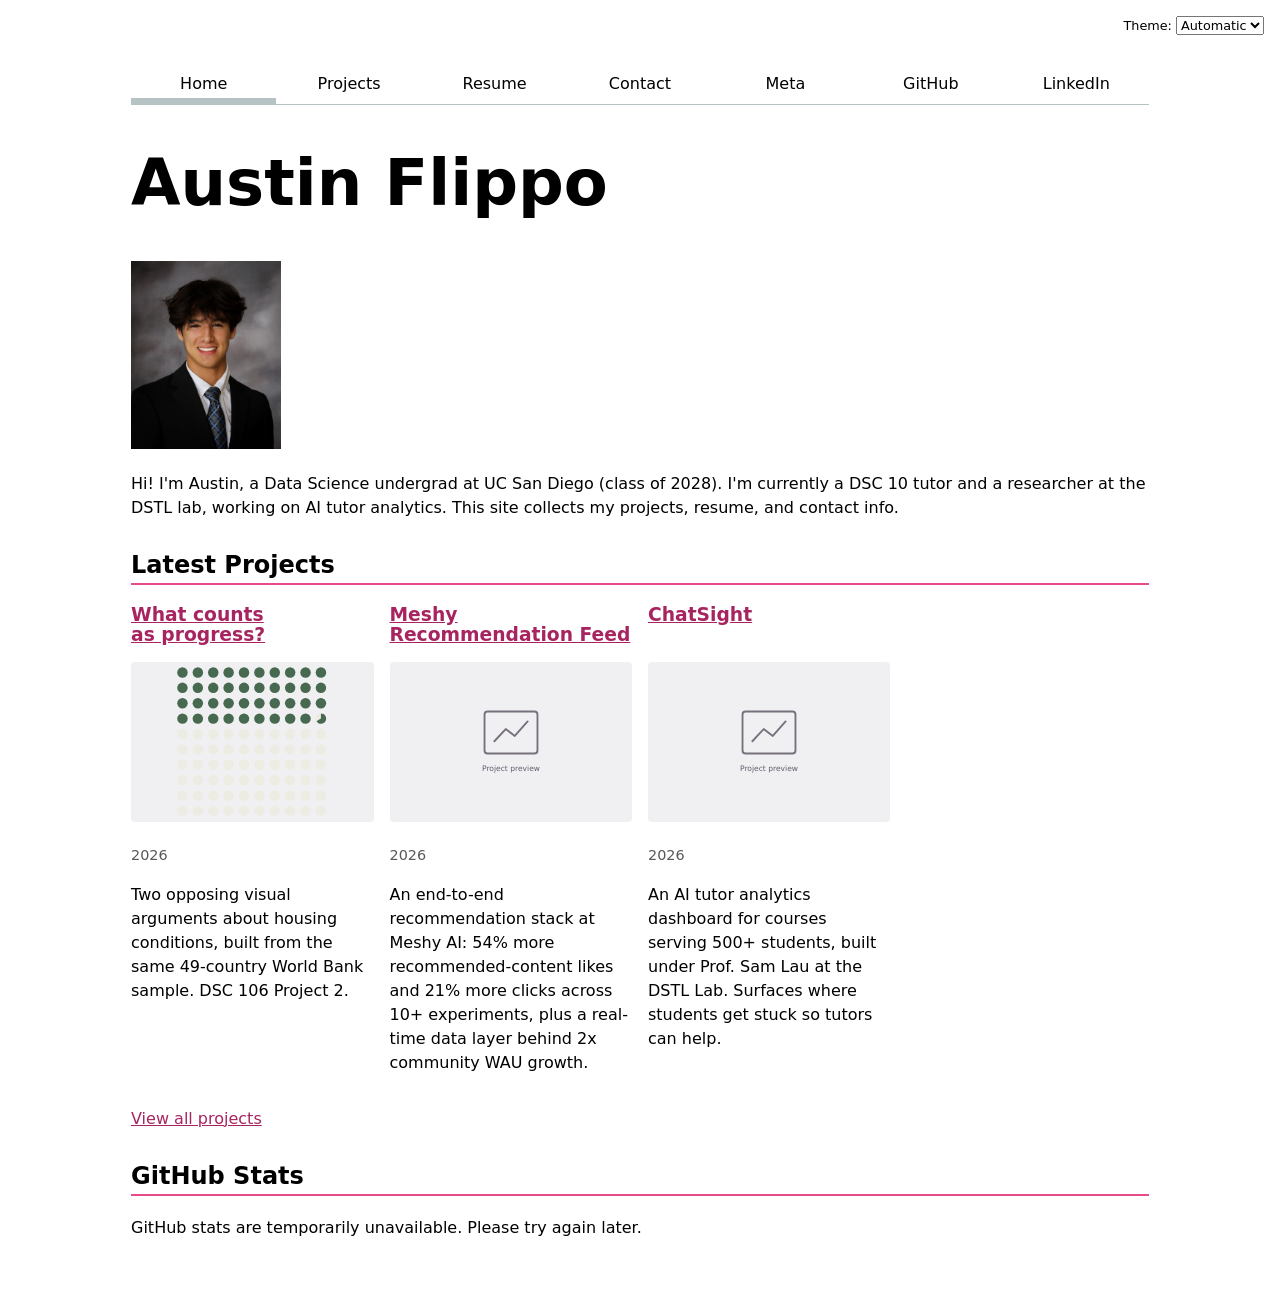
<file: index.html>
<!DOCTYPE html>
<html lang="en">
<head>
  <meta charset="UTF-8">
  <!-- Makes the page scale correctly on phones -->
  <meta name="viewport" content="width=device-width, initial-scale=1.0">
  <title>Austin Flippo: Personal site and portfolio</title>
  <!-- One shared stylesheet for every page -->
  <link rel="stylesheet" href="style.css">
  <script src="global.js" type="module"></script>
  <script src="index.js" type="module"></script>
</head>
<body>
  <noscript><p>Enable JavaScript for navigation, themes, and project listings. <a href="index.html">Home</a> · <a href="projects/index.html">Projects</a> · <a href="contact/index.html">Contact</a></p></noscript>
  <h1>Austin Flippo</h1>

  <!-- Photo lives in images/, alt text describes it for screen readers -->
  <img src="images/profile.jpg" alt="Portrait of Austin Flippo" width="150">

  <p>
    Hi! I'm Austin, a Data Science undergrad at UC San Diego (class of 2028).
    I'm currently a DSC 10 tutor and a researcher at the DSTL lab, working on
    AI tutor analytics. This site collects my projects, resume, and contact info.
  </p>
  <section aria-labelledby="latest-projects-title">
    <h2 id="latest-projects-title">Latest Projects</h2>
    <div class="projects"><p>Loading projects…</p></div>
    <p><a href="projects/">View all projects</a></p>
  </section>

  <section aria-labelledby="github-title">
    <h2 id="github-title">GitHub Stats</h2>
    <div id="profile-stats" aria-live="polite"><p>Loading GitHub stats…</p></div>
  </section>
</body>
</html>
</file>
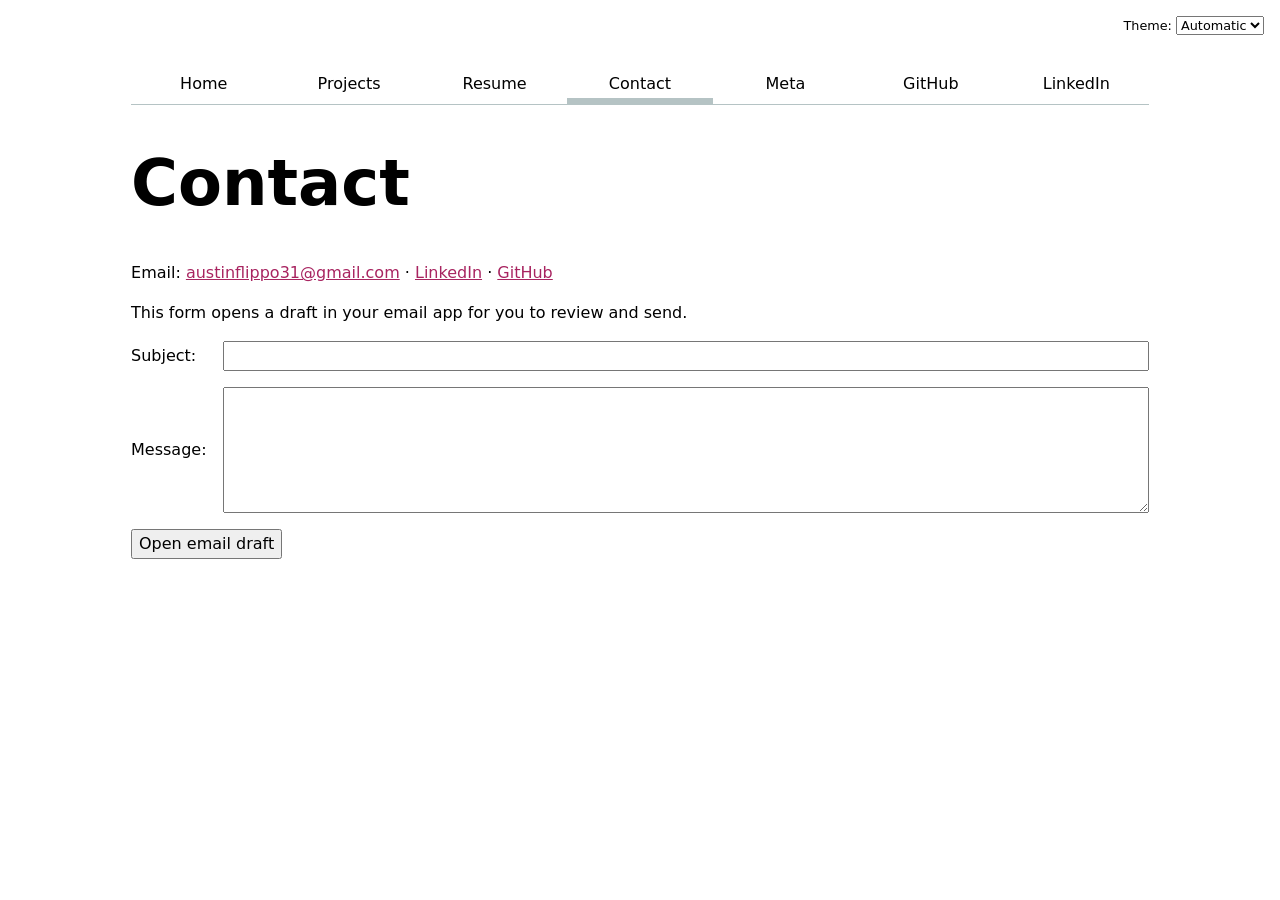
<file: contact/index.html>
<!DOCTYPE html>
<html lang="en">
<head>
  <meta charset="UTF-8">
  <meta name="viewport" content="width=device-width, initial-scale=1.0">
  <title>Austin Flippo: Contact</title>
  <!-- ../ goes up one folder, because this page lives in contact/ -->
  <link rel="stylesheet" href="../style.css">
  <script src="../global.js" type="module"></script>
</head>
<body>
  <noscript><p>Enable JavaScript for navigation, themes, and project listings. <a href="../index.html">Home</a> · <a href="../projects/index.html">Projects</a> · <a href="../contact/index.html">Contact</a></p></noscript>
  <h1>Contact</h1>

  <p>
    Email:
    <a href="mailto:austinflippo31@gmail.com">austinflippo31@gmail.com</a>
    ·
    <a href="https://www.linkedin.com/in/atmflippo" target="_blank">LinkedIn</a>
    ·
    <a href="https://github.com/AustinFlippo" target="_blank">GitHub</a>
  </p>

  <p>This form opens a draft in your email app for you to review and send.</p>

  <!-- mailto: form opens the visitor's email app with a pre-addressed message -->
  <form action="mailto:austinflippo31@gmail.com" method="GET">
    <label>
      <span>Subject:</span>
      <input type="text" name="subject">
    </label>
    <label>
      <span>Message:</span>
      <textarea name="body" rows="5" required></textarea>
    </label>
    <button type="submit">Open email draft</button>
  </form>
</body>
</html>
</file>
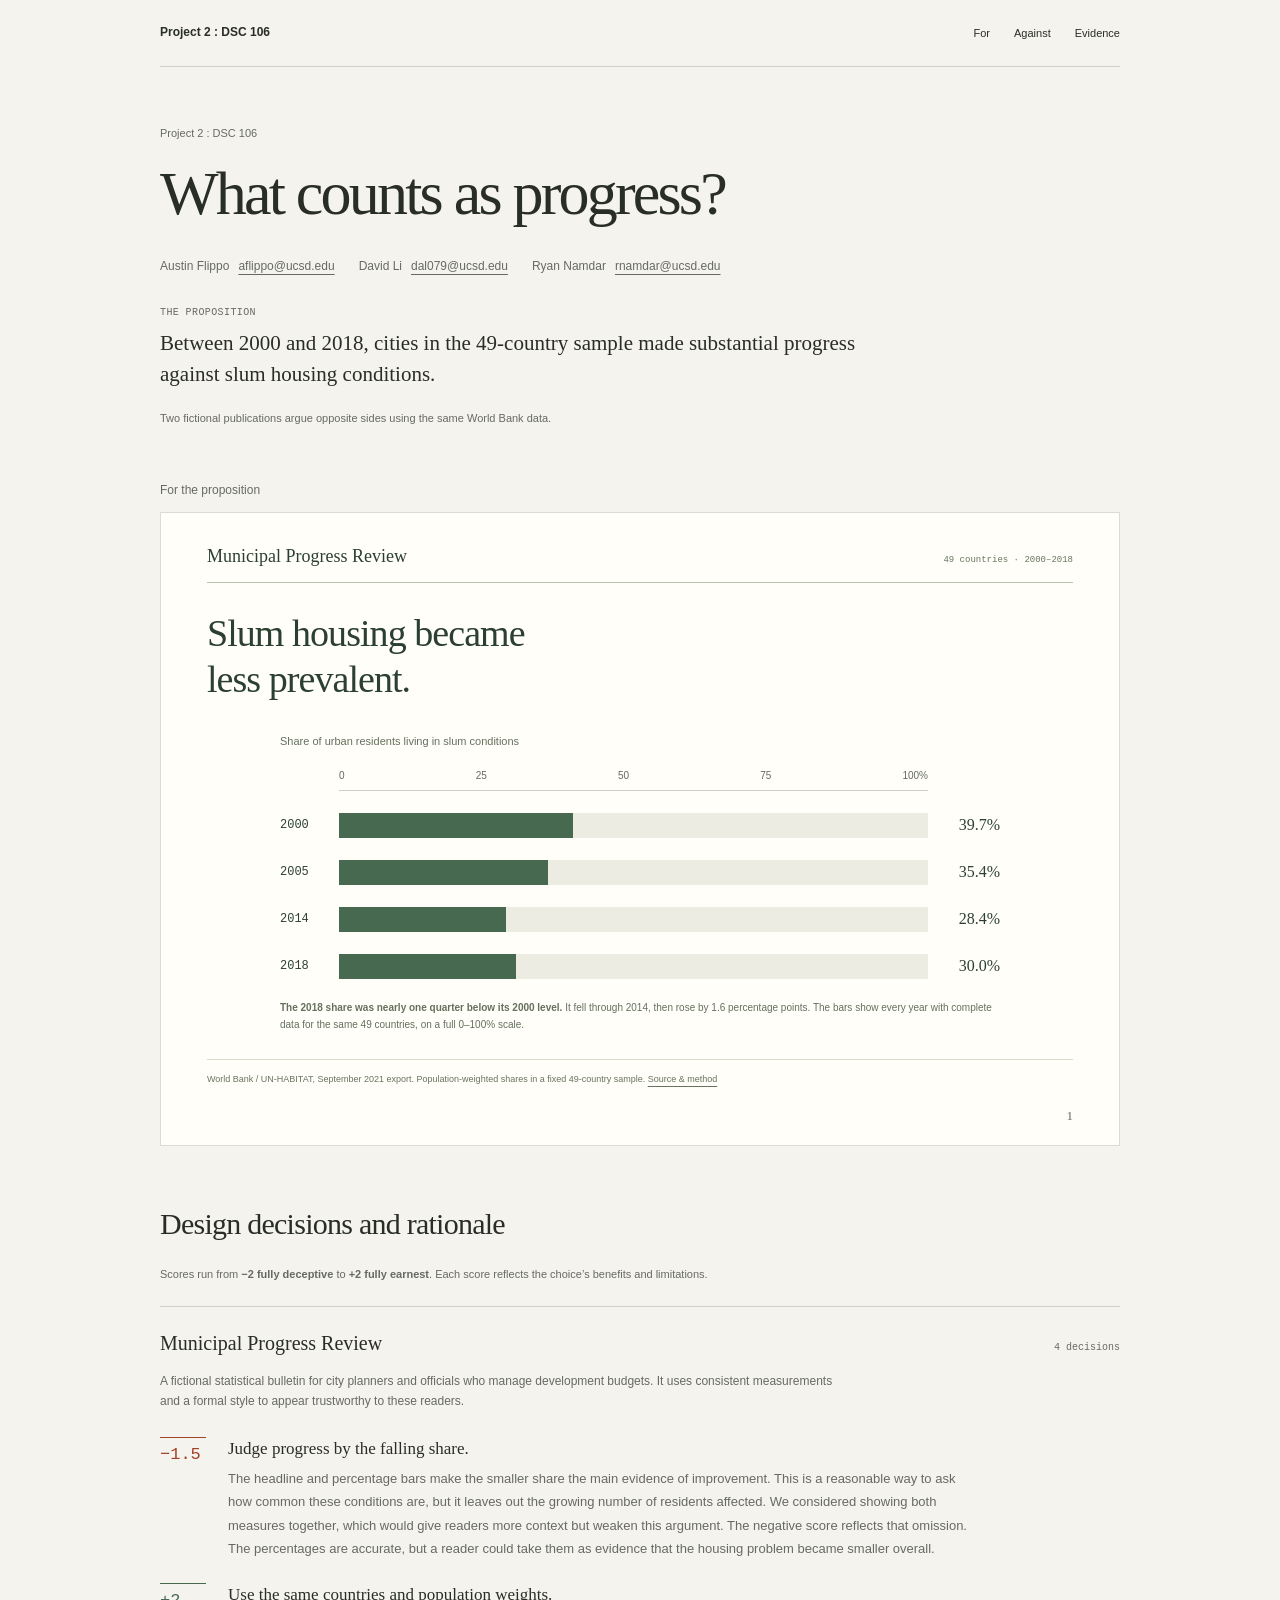
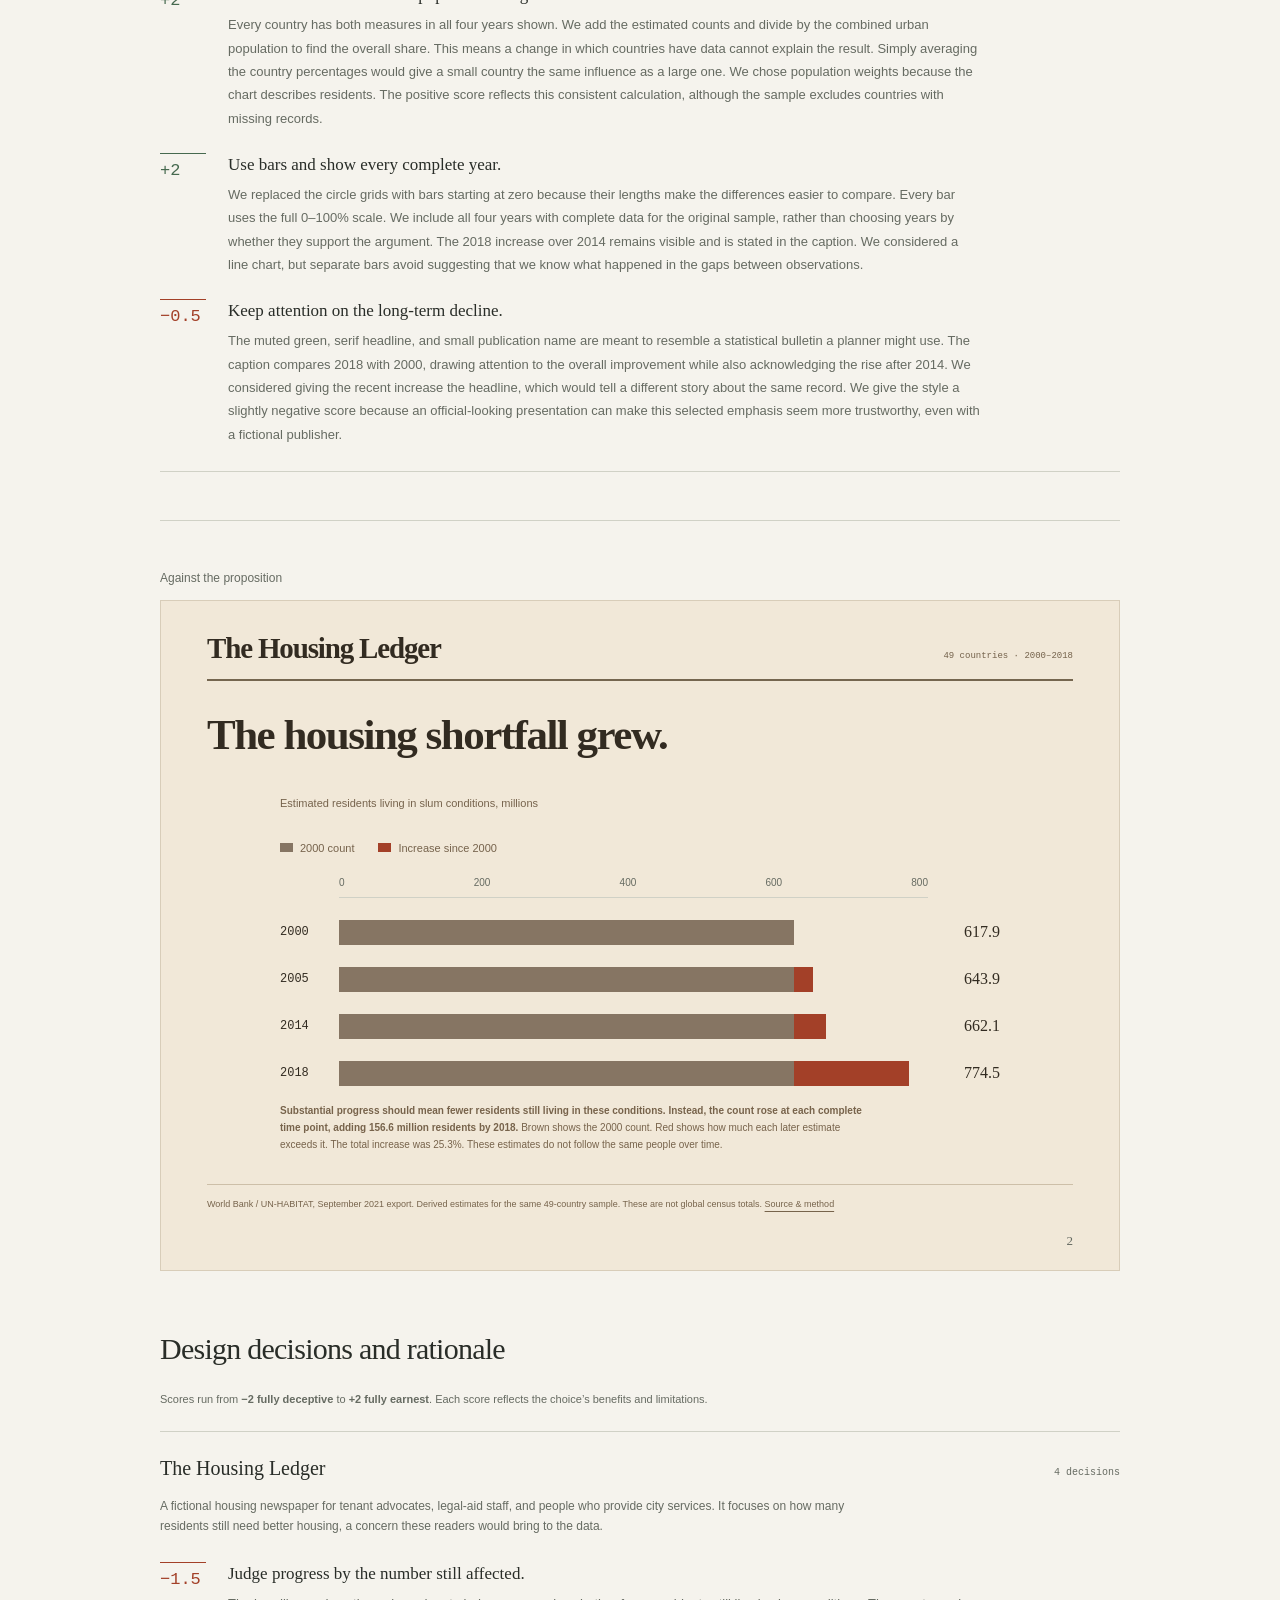
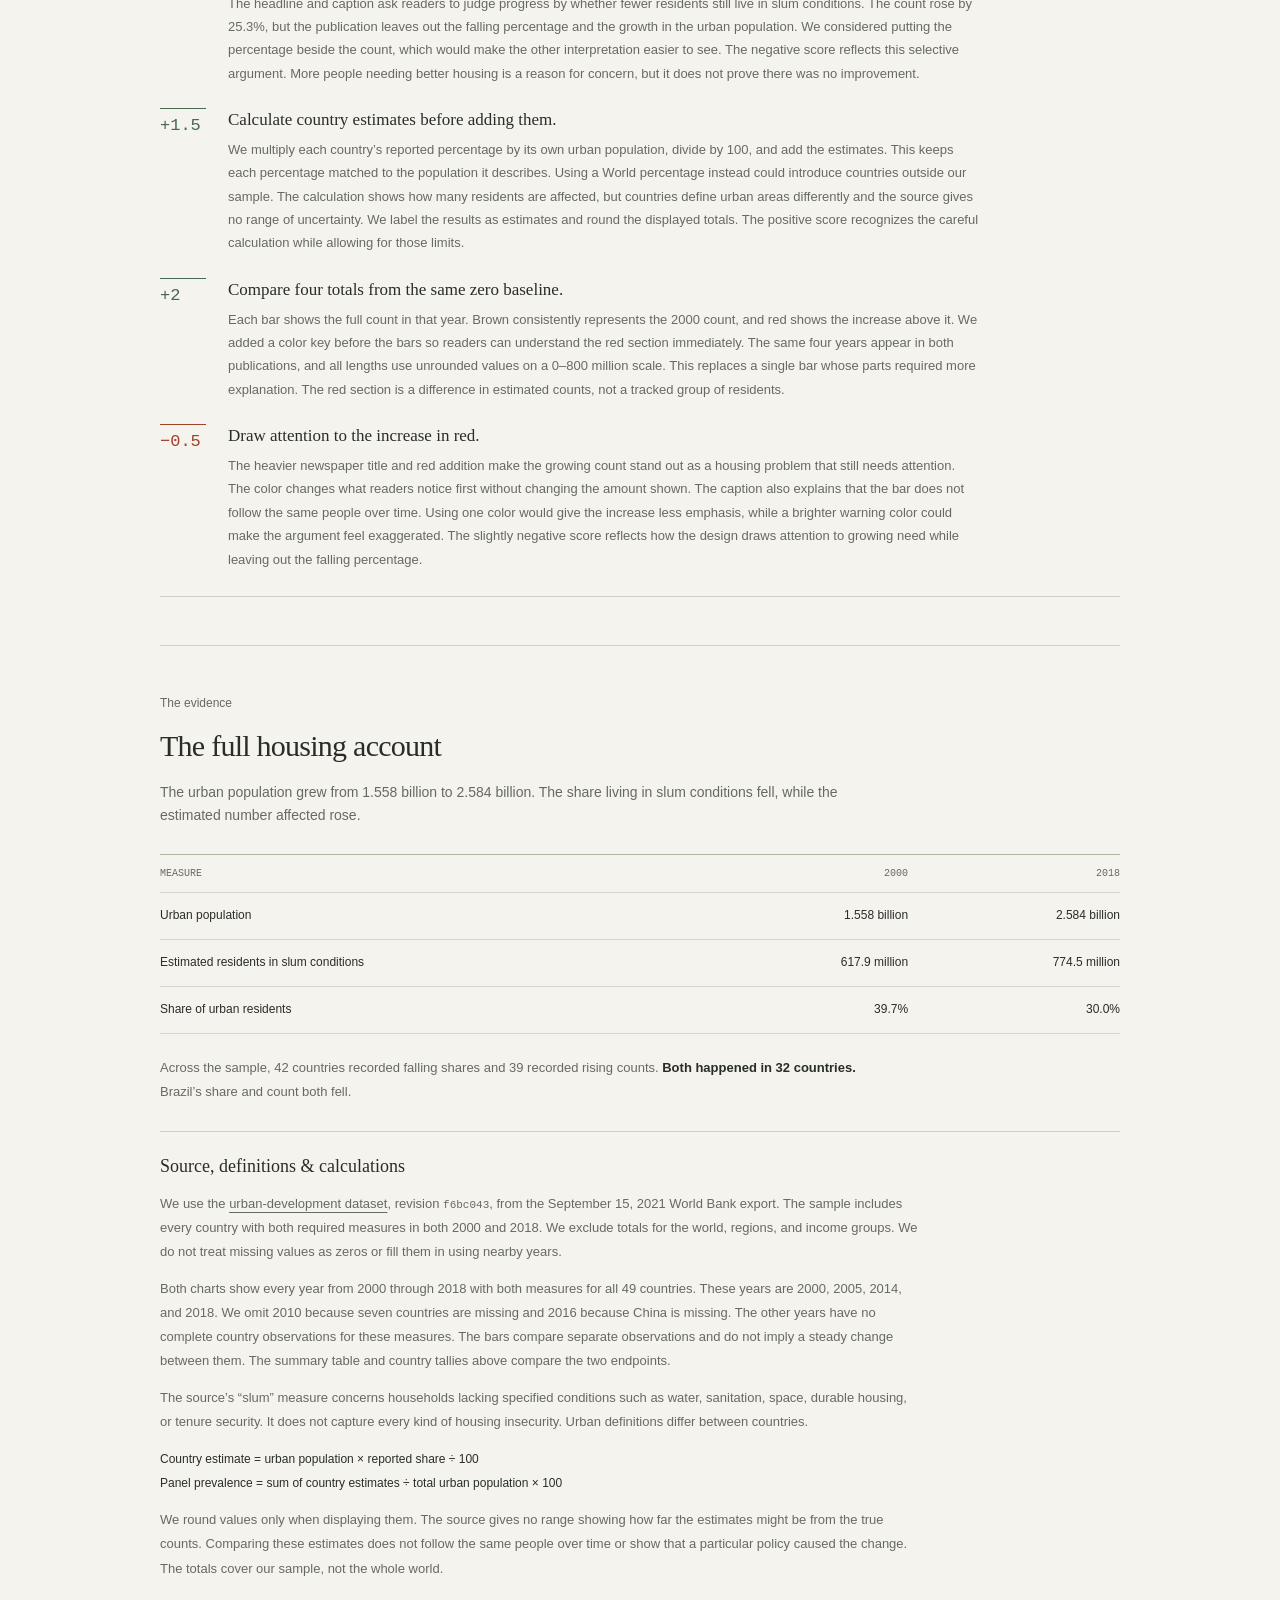
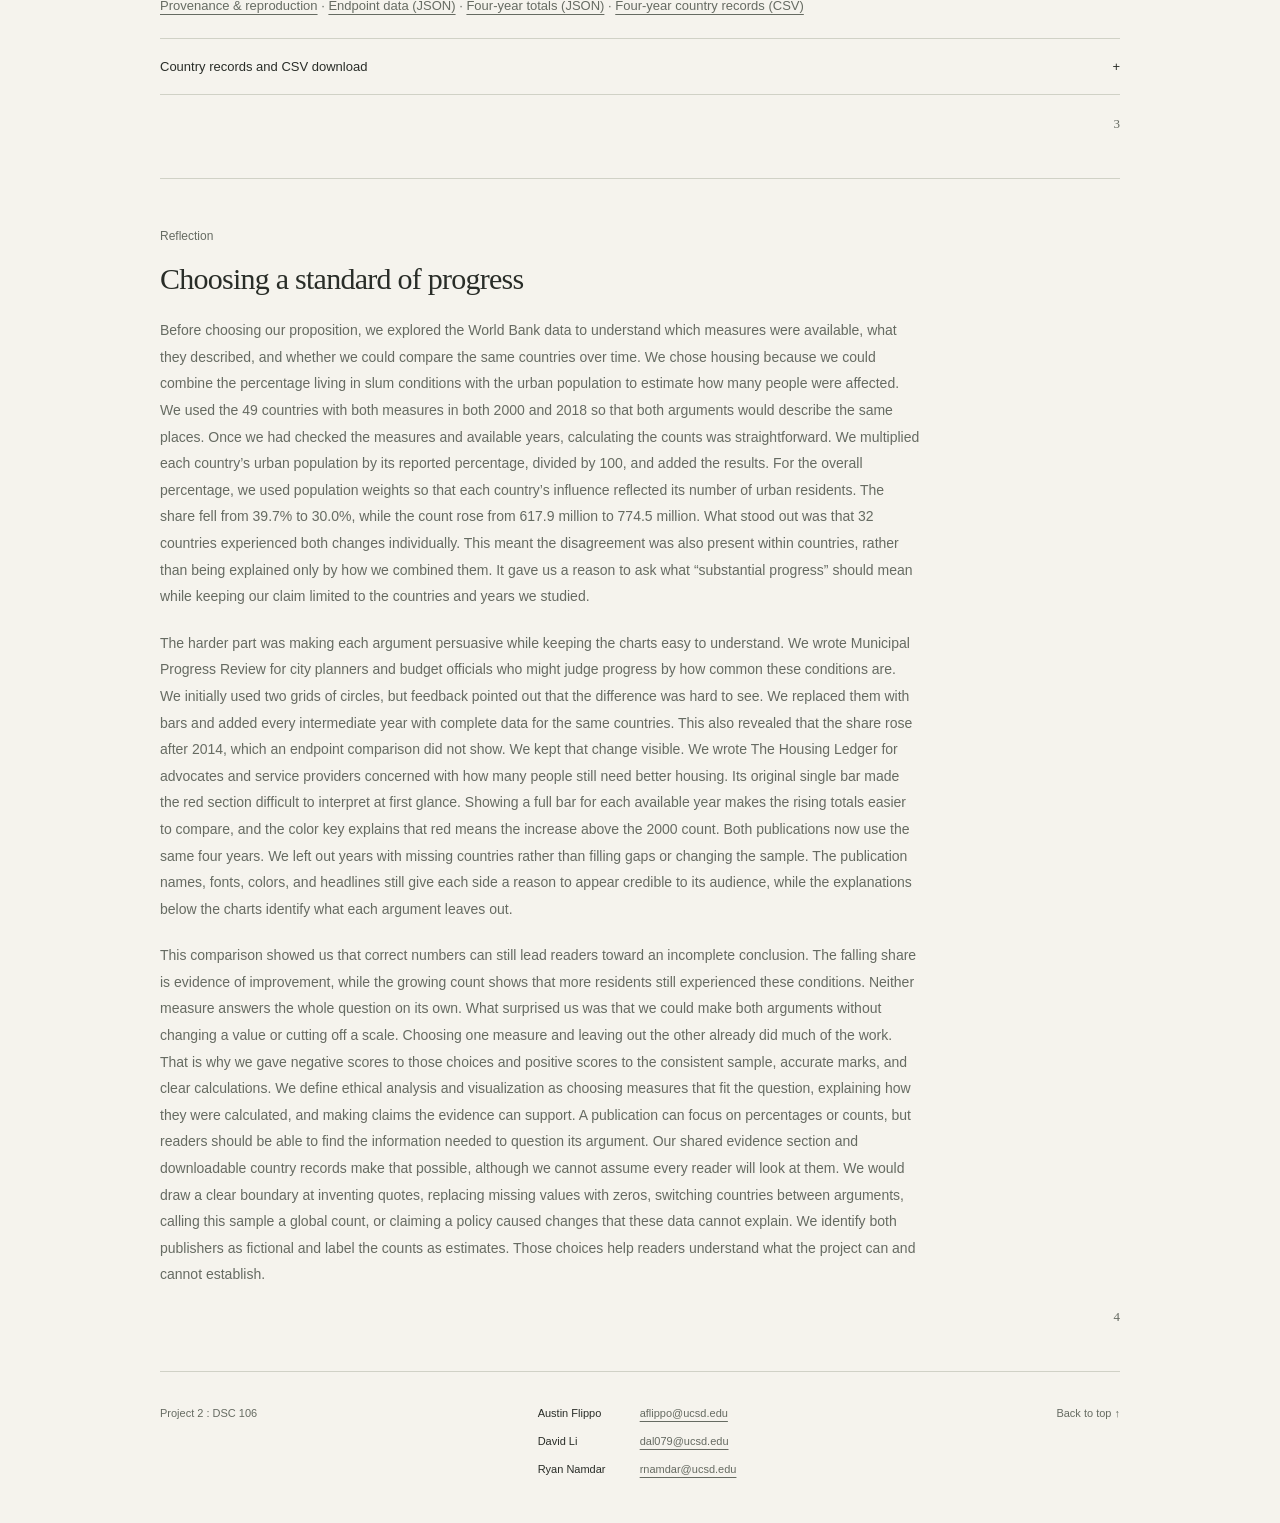
<file: project2/index.html>
<!DOCTYPE html>
<html lang="en">
<head>
  <meta charset="UTF-8">
  <meta name="viewport" content="width=device-width, initial-scale=1">
  <meta name="description" content="Two opposing arguments about housing progress, using the same 49-country World Bank sample.">
  <title>What counts as progress? — DSC 106 Project 2</title>
  <link rel="stylesheet" href="project.css">
  <script src="project.js" defer></script>
</head>
<body>
  <a class="skip-link" href="#main">Skip to the report</a>
  <header class="site-header page-width">
    <p class="home-link">Project 2 : DSC 106</p>
    <nav aria-label="Report sections">
      <a href="#case-for">For</a>
      <a href="#case-against">Against</a>
      <a href="#methods">Evidence</a>
    </nav>
  </header>

  <main id="main" class="page-width">
    <section class="introduction" aria-labelledby="page-title">
      <p class="eyebrow">Project 2 : DSC 106</p>
      <h1 id="page-title">What counts as progress?</h1>
      <address class="group-credits" aria-label="Project authors">
        <span>Austin Flippo <a href="mailto:aflippo@ucsd.edu">aflippo@ucsd.edu</a></span>
        <span>David Li <a href="mailto:dal079@ucsd.edu">dal079@ucsd.edu</a></span>
        <span>Ryan Namdar <a href="mailto:rnamdar@ucsd.edu">rnamdar@ucsd.edu</a></span>
      </address>
      <p class="proposition"><span>The proposition</span>Between 2000 and 2018, cities in the 49-country sample made substantial progress against slum housing conditions.</p>
      <p class="fiction-note">Two fictional publications argue opposite sides using the same World Bank data.</p>
    </section>

    <p class="section-label">For the proposition</p>
    <article id="case-for" class="publication bulletin" aria-labelledby="for-headline">
      <header class="publisher-header">
        <p class="publisher-name">Municipal Progress Review</p>
        <p class="publication-scope">49 countries · 2000–2018</p>
      </header>
      <h2 id="for-headline">Slum housing became<br class="desktop-break"> less prevalent.</h2>
      <figure class="primary-figure">
        <p class="figure-unit">Share of urban residents living in slum conditions</p>
        <div class="timeline-chart share-chart" role="img" aria-label="Population-weighted shares for the same 49 countries. 2000, 39.7 percent. 2005, 35.4 percent. 2014, 28.4 percent. 2018, 30.0 percent. All bars use a zero to 100 percent scale.">
          <div class="timeline-axis" aria-hidden="true"><span>0</span><span>25</span><span>50</span><span>75</span><span>100%</span></div>
          <div class="timeline-row"><span class="timeline-year">2000</span><div class="timeline-track"><span class="share-bar" style="width:39.6615517871702%"></span></div><span class="timeline-value">39.7%</span></div>
          <div class="timeline-row"><span class="timeline-year">2005</span><div class="timeline-track"><span class="share-bar" style="width:35.40203184956675%"></span></div><span class="timeline-value">35.4%</span></div>
          <div class="timeline-row"><span class="timeline-year">2014</span><div class="timeline-track"><span class="share-bar" style="width:28.376390504003986%"></span></div><span class="timeline-value">28.4%</span></div>
          <div class="timeline-row"><span class="timeline-year">2018</span><div class="timeline-track"><span class="share-bar" style="width:29.97142781058328%"></span></div><span class="timeline-value">30.0%</span></div>
        </div>
        <figcaption><strong>The 2018 share was nearly one quarter below its 2000 level.</strong> It fell through 2014, then rose by 1.6 percentage points. The bars show every year with complete data for the same 49 countries, on a full 0–100% scale.</figcaption>
      </figure>
      <footer class="publication-source">World Bank / UN-HABITAT, September 2021 export. Population-weighted shares in a fixed 49-country sample. <a href="#methods">Source &amp; method</a></footer>
      <span class="folio" aria-hidden="true">1</span>
    </article>

    <section id="design" class="report-section design-notes" aria-labelledby="for-design-title">
      <h2 id="for-design-title">Design decisions and rationale</h2>
      <p class="score-key">Scores run from <strong>−2 fully deceptive</strong> to <strong>+2 fully earnest</strong>. Each score reflects the choice’s benefits and limitations.</p>
      <section class="rationale" id="for-rationale" aria-labelledby="for-rationale-title">
        <header class="rationale-heading"><h3 id="for-rationale-title">Municipal Progress Review</h3><p class="summary-note">4 decisions</p></header>
        <div class="rationale-content">
          <p class="publisher-context">A fictional statistical bulletin for city planners and officials who manage development budgets. It uses consistent measurements and a formal style to appear trustworthy to these readers.</p>
          <ol class="decision-list">
            <li><span class="score negative">−1.5</span><div><h3>Judge progress by the falling share.</h3><p>The headline and percentage bars make the smaller share the main evidence of improvement. This is a reasonable way to ask how common these conditions are, but it leaves out the growing number of residents affected. We considered showing both measures together, which would give readers more context but weaken this argument. The negative score reflects that omission. The percentages are accurate, but a reader could take them as evidence that the housing problem became smaller overall.</p></div></li>
            <li><span class="score positive">+2</span><div><h3>Use the same countries and population weights.</h3><p>Every country has both measures in all four years shown. We add the estimated counts and divide by the combined urban population to find the overall share. This means a change in which countries have data cannot explain the result. Simply averaging the country percentages would give a small country the same influence as a large one. We chose population weights because the chart describes residents. The positive score reflects this consistent calculation, although the sample excludes countries with missing records.</p></div></li>
            <li><span class="score positive">+2</span><div><h3>Use bars and show every complete year.</h3><p>We replaced the circle grids with bars starting at zero because their lengths make the differences easier to compare. Every bar uses the full 0–100% scale. We include all four years with complete data for the original sample, rather than choosing years by whether they support the argument. The 2018 increase over 2014 remains visible and is stated in the caption. We considered a line chart, but separate bars avoid suggesting that we know what happened in the gaps between observations.</p></div></li>
            <li><span class="score negative">−0.5</span><div><h3>Keep attention on the long-term decline.</h3><p>The muted green, serif headline, and small publication name are meant to resemble a statistical bulletin a planner might use. The caption compares 2018 with 2000, drawing attention to the overall improvement while also acknowledging the rise after 2014. We considered giving the recent increase the headline, which would tell a different story about the same record. We give the style a slightly negative score because an official-looking presentation can make this selected emphasis seem more trustworthy, even with a fictional publisher.</p></div></li>
          </ol>
        </div>
      </section>
    </section>

    <p class="section-label against-label">Against the proposition</p>
    <article id="case-against" class="publication ledger" aria-labelledby="against-headline">
      <header class="publisher-header">
        <p class="publisher-name">The Housing Ledger</p>
        <p class="publication-scope">49 countries · 2000–2018</p>
      </header>
      <h2 id="against-headline">The housing shortfall grew.</h2>
      <figure class="primary-figure ledger-figure">
        <p class="figure-unit">Estimated residents living in slum conditions, millions</p>
        <div class="timeline-key" aria-hidden="true"><span><i class="base-key"></i>2000 count</span><span><i class="increase-key"></i>Increase since 2000</span></div>
        <div class="timeline-chart count-chart" role="img" aria-label="Estimated residents in slum conditions in millions, same 49 countries. 2000, 617.9. 2005, 643.9. 2014, 662.1. 2018, 774.5. All bars start at zero on a scale to 800 million. Brown shows the 2000 count of 617.9 million. Red shows the increase since 2000, reaching 156.6 million in 2018.">
          <div class="timeline-axis" aria-hidden="true"><span>0</span><span>200</span><span>400</span><span>600</span><span>800</span></div>
          <div class="timeline-row"><span class="timeline-year">2000</span><div class="timeline-track"><span class="count-base" style="width:77.23979583972928%"></span><span class="count-increase" style="width:0%"></span></div><span class="timeline-value">617.9</span></div>
          <div class="timeline-row"><span class="timeline-year">2005</span><div class="timeline-track"><span class="count-base" style="width:77.23979583972928%"></span><span class="count-increase" style="width:3.245346431221779%"></span></div><span class="timeline-value">643.9</span></div>
          <div class="timeline-row"><span class="timeline-year">2014</span><div class="timeline-track"><span class="count-base" style="width:77.23979583972928%"></span><span class="count-increase" style="width:5.526082998528496%"></span></div><span class="timeline-value">662.1</span></div>
          <div class="timeline-row"><span class="timeline-year">2018</span><div class="timeline-track"><span class="count-base" style="width:77.23979583972928%"></span><span class="count-increase" style="width:19.57211517281241%"></span></div><span class="timeline-value">774.5</span></div>
        </div>
        <figcaption><strong>Substantial progress should mean fewer residents still living in these conditions. Instead, the count rose at each complete time point, adding 156.6 million residents by 2018.</strong> Brown shows the 2000 count. Red shows how much each later estimate exceeds it. The total increase was 25.3%. These estimates do not follow the same people over time.</figcaption>
      </figure>
      <footer class="publication-source">World Bank / UN-HABITAT, September 2021 export. Derived estimates for the same 49-country sample. These are not global census totals. <a href="#methods">Source &amp; method</a></footer>
      <span class="folio" aria-hidden="true">2</span>
    </article>

    <section class="report-section design-notes" aria-labelledby="against-design-title">
      <h2 id="against-design-title">Design decisions and rationale</h2>
      <p class="score-key">Scores run from <strong>−2 fully deceptive</strong> to <strong>+2 fully earnest</strong>. Each score reflects the choice’s benefits and limitations.</p>
      <section class="rationale" id="against-rationale" aria-labelledby="against-rationale-title">
        <header class="rationale-heading"><h3 id="against-rationale-title">The Housing Ledger</h3><p class="summary-note">4 decisions</p></header>
        <div class="rationale-content">
          <p class="publisher-context">A fictional housing newspaper for tenant advocates, legal-aid staff, and people who provide city services. It focuses on how many residents still need better housing, a concern these readers would bring to the data.</p>
          <ol class="decision-list">
            <li><span class="score negative">−1.5</span><div><h3>Judge progress by the number still affected.</h3><p>The headline and caption ask readers to judge progress by whether fewer residents still live in slum conditions. The count rose by 25.3%, but the publication leaves out the falling percentage and the growth in the urban population. We considered putting the percentage beside the count, which would make the other interpretation easier to see. The negative score reflects this selective argument. More people needing better housing is a reason for concern, but it does not prove there was no improvement.</p></div></li>
            <li><span class="score positive">+1.5</span><div><h3>Calculate country estimates before adding them.</h3><p>We multiply each country’s reported percentage by its own urban population, divide by 100, and add the estimates. This keeps each percentage matched to the population it describes. Using a World percentage instead could introduce countries outside our sample. The calculation shows how many residents are affected, but countries define urban areas differently and the source gives no range of uncertainty. We label the results as estimates and round the displayed totals. The positive score recognizes the careful calculation while allowing for those limits.</p></div></li>
            <li><span class="score positive">+2</span><div><h3>Compare four totals from the same zero baseline.</h3><p>Each bar shows the full count in that year. Brown consistently represents the 2000 count, and red shows the increase above it. We added a color key before the bars so readers can understand the red section immediately. The same four years appear in both publications, and all lengths use unrounded values on a 0–800 million scale. This replaces a single bar whose parts required more explanation. The red section is a difference in estimated counts, not a tracked group of residents.</p></div></li>
            <li><span class="score negative">−0.5</span><div><h3>Draw attention to the increase in red.</h3><p>The heavier newspaper title and red addition make the growing count stand out as a housing problem that still needs attention. The color changes what readers notice first without changing the amount shown. The caption also explains that the bar does not follow the same people over time. Using one color would give the increase less emphasis, while a brighter warning color could make the argument feel exaggerated. The slightly negative score reflects how the design draws attention to growing need while leaving out the falling percentage.</p></div></li>
          </ol>
        </div>
      </section>
    </section>

    <section id="methods" class="report-section methods" aria-labelledby="methods-title">
      <p class="report-section-label">The evidence</p>
      <h2 id="methods-title">The full housing account</h2>
      <p class="section-deck">The urban population grew from 1.558 billion to 2.584 billion. The share living in slum conditions fell, while the estimated number affected rose.</p>
      <div class="table-wrap">
        <table class="comparison-table">
          <caption class="visually-hidden">The fixed 49-country panel, 2000 and 2018</caption>
          <thead><tr><th scope="col">Measure</th><th scope="col">2000</th><th scope="col">2018</th></tr></thead>
          <tbody>
            <tr><th scope="row">Urban population</th><td>1.558 billion</td><td>2.584 billion</td></tr>
            <tr><th scope="row">Estimated residents in slum conditions</th><td>617.9 million</td><td>774.5 million</td></tr>
            <tr><th scope="row">Share of urban residents</th><td>39.7%</td><td>30.0%</td></tr>
          </tbody>
        </table>
      </div>
      <p class="both-finding">Across the sample, 42 countries recorded falling shares and 39 recorded rising counts. <strong>Both happened in 32 countries.</strong> Brazil’s share and count both fell.</p>

      <div class="method-details">
        <h3>Source, definitions &amp; calculations</h3>
        <div class="details-copy">
          <p>We use the <a href="https://github.com/light-and-salt/World-Bank-Data-by-Indicators/tree/f6bc0432af81a31164cbc090d939d2114170c9dc/urban-development">urban-development dataset</a>, revision <code>f6bc043</code>, from the September 15, 2021 World Bank export. The sample includes every country with both required measures in both 2000 and 2018. We exclude totals for the world, regions, and income groups. We do not treat missing values as zeros or fill them in using nearby years.</p>
          <p>Both charts show every year from 2000 through 2018 with both measures for all 49 countries. These years are 2000, 2005, 2014, and 2018. We omit 2010 because seven countries are missing and 2016 because China is missing. The other years have no complete country observations for these measures. The bars compare separate observations and do not imply a steady change between them. The summary table and country tallies above compare the two endpoints.</p>
          <p>The source’s “slum” measure concerns households lacking specified conditions such as water, sanitation, space, durable housing, or tenure security. It does not capture every kind of housing insecurity. Urban definitions differ between countries.</p>
          <p class="formula">Country estimate = urban population × reported share ÷ 100<br>Panel prevalence = sum of country estimates ÷ total urban population × 100</p>
          <p>We round values only when displaying them. The source gives no range showing how far the estimates might be from the true counts. Comparing these estimates does not follow the same people over time or show that a particular policy caused the change. The totals cover our sample, not the whole world.</p>
          <p><a href="data/README.md">Provenance &amp; reproduction</a> · <a href="data/housing.json" download>Endpoint data (JSON)</a> · <a href="data/housing-timeline.json" download>Four-year totals (JSON)</a> · <a href="data/housing-timeline.csv" download>Four-year country records (CSV)</a></p>
        </div>
      </div>

      <details class="country-records">
        <summary><span>Country records and CSV download</span><span aria-hidden="true">+</span></summary>
        <div class="records-content">
          <div class="records-toolbar"><label for="country-search">Find a country<input id="country-search" type="search" placeholder="e.g. Brazil or Nigeria" autocomplete="off"></label><a href="data/housing.csv" download>Download CSV</a></div>
          <p class="table-note" id="records-status" aria-live="polite">Loading country records…</p>
          <noscript><p>The searchable table needs JavaScript. <a href="data/housing.csv">Download every record as CSV</a>.</p></noscript>
          <div class="table-wrap" tabindex="0" role="region" aria-label="Country records, scroll horizontally on small screens">
            <table class="country-table"><caption class="visually-hidden">Shares and estimated counts by country</caption><thead><tr><th scope="col">Country</th><th scope="col">Share, 2000</th><th scope="col">Share, 2018</th><th scope="col">Count, 2000</th><th scope="col">Count, 2018</th></tr></thead><tbody id="country-rows"></tbody></table>
          </div>
        </div>
      </details>
      <span class="folio" aria-hidden="true">3</span>
    </section>

    <section class="reflection report-section" aria-labelledby="reflection-title">
      <p class="report-section-label">Reflection</p>
      <h2 id="reflection-title">Choosing a standard of progress</h2>
      <div class="reflection-copy">
        <p>Before choosing our proposition, we explored the World Bank data to understand which measures were available, what they described, and whether we could compare the same countries over time. We chose housing because we could combine the percentage living in slum conditions with the urban population to estimate how many people were affected. We used the 49 countries with both measures in both 2000 and 2018 so that both arguments would describe the same places. Once we had checked the measures and available years, calculating the counts was straightforward. We multiplied each country’s urban population by its reported percentage, divided by 100, and added the results. For the overall percentage, we used population weights so that each country’s influence reflected its number of urban residents. The share fell from 39.7% to 30.0%, while the count rose from 617.9 million to 774.5 million. What stood out was that 32 countries experienced both changes individually. This meant the disagreement was also present within countries, rather than being explained only by how we combined them. It gave us a reason to ask what “substantial progress” should mean while keeping our claim limited to the countries and years we studied.</p>
        <p>The harder part was making each argument persuasive while keeping the charts easy to understand. We wrote Municipal Progress Review for city planners and budget officials who might judge progress by how common these conditions are. We initially used two grids of circles, but feedback pointed out that the difference was hard to see. We replaced them with bars and added every intermediate year with complete data for the same countries. This also revealed that the share rose after 2014, which an endpoint comparison did not show. We kept that change visible. We wrote The Housing Ledger for advocates and service providers concerned with how many people still need better housing. Its original single bar made the red section difficult to interpret at first glance. Showing a full bar for each available year makes the rising totals easier to compare, and the color key explains that red means the increase above the 2000 count. Both publications now use the same four years. We left out years with missing countries rather than filling gaps or changing the sample. The publication names, fonts, colors, and headlines still give each side a reason to appear credible to its audience, while the explanations below the charts identify what each argument leaves out.</p>
        <p>This comparison showed us that correct numbers can still lead readers toward an incomplete conclusion. The falling share is evidence of improvement, while the growing count shows that more residents still experienced these conditions. Neither measure answers the whole question on its own. What surprised us was that we could make both arguments without changing a value or cutting off a scale. Choosing one measure and leaving out the other already did much of the work. That is why we gave negative scores to those choices and positive scores to the consistent sample, accurate marks, and clear calculations. We define ethical analysis and visualization as choosing measures that fit the question, explaining how they were calculated, and making claims the evidence can support. A publication can focus on percentages or counts, but readers should be able to find the information needed to question its argument. Our shared evidence section and downloadable country records make that possible, although we cannot assume every reader will look at them. We would draw a clear boundary at inventing quotes, replacing missing values with zeros, switching countries between arguments, calling this sample a global count, or claiming a policy caused changes that these data cannot explain. We identify both publishers as fictional and label the counts as estimates. Those choices help readers understand what the project can and cannot establish.</p>
      </div>
      <span class="folio" aria-hidden="true">4</span>
    </section>

    <footer class="report-footer">
      <p>Project 2 : DSC 106</p>
      <address><span><strong>Austin Flippo</strong><a href="mailto:aflippo@ucsd.edu">aflippo@ucsd.edu</a></span><span><strong>David Li</strong><a href="mailto:dal079@ucsd.edu">dal079@ucsd.edu</a></span><span><strong>Ryan Namdar</strong><a href="mailto:rnamdar@ucsd.edu">rnamdar@ucsd.edu</a></span></address>
      <a class="back-top" href="#main">Back to top ↑</a>
    </footer>
  </main>
</body>
</html>
</file>
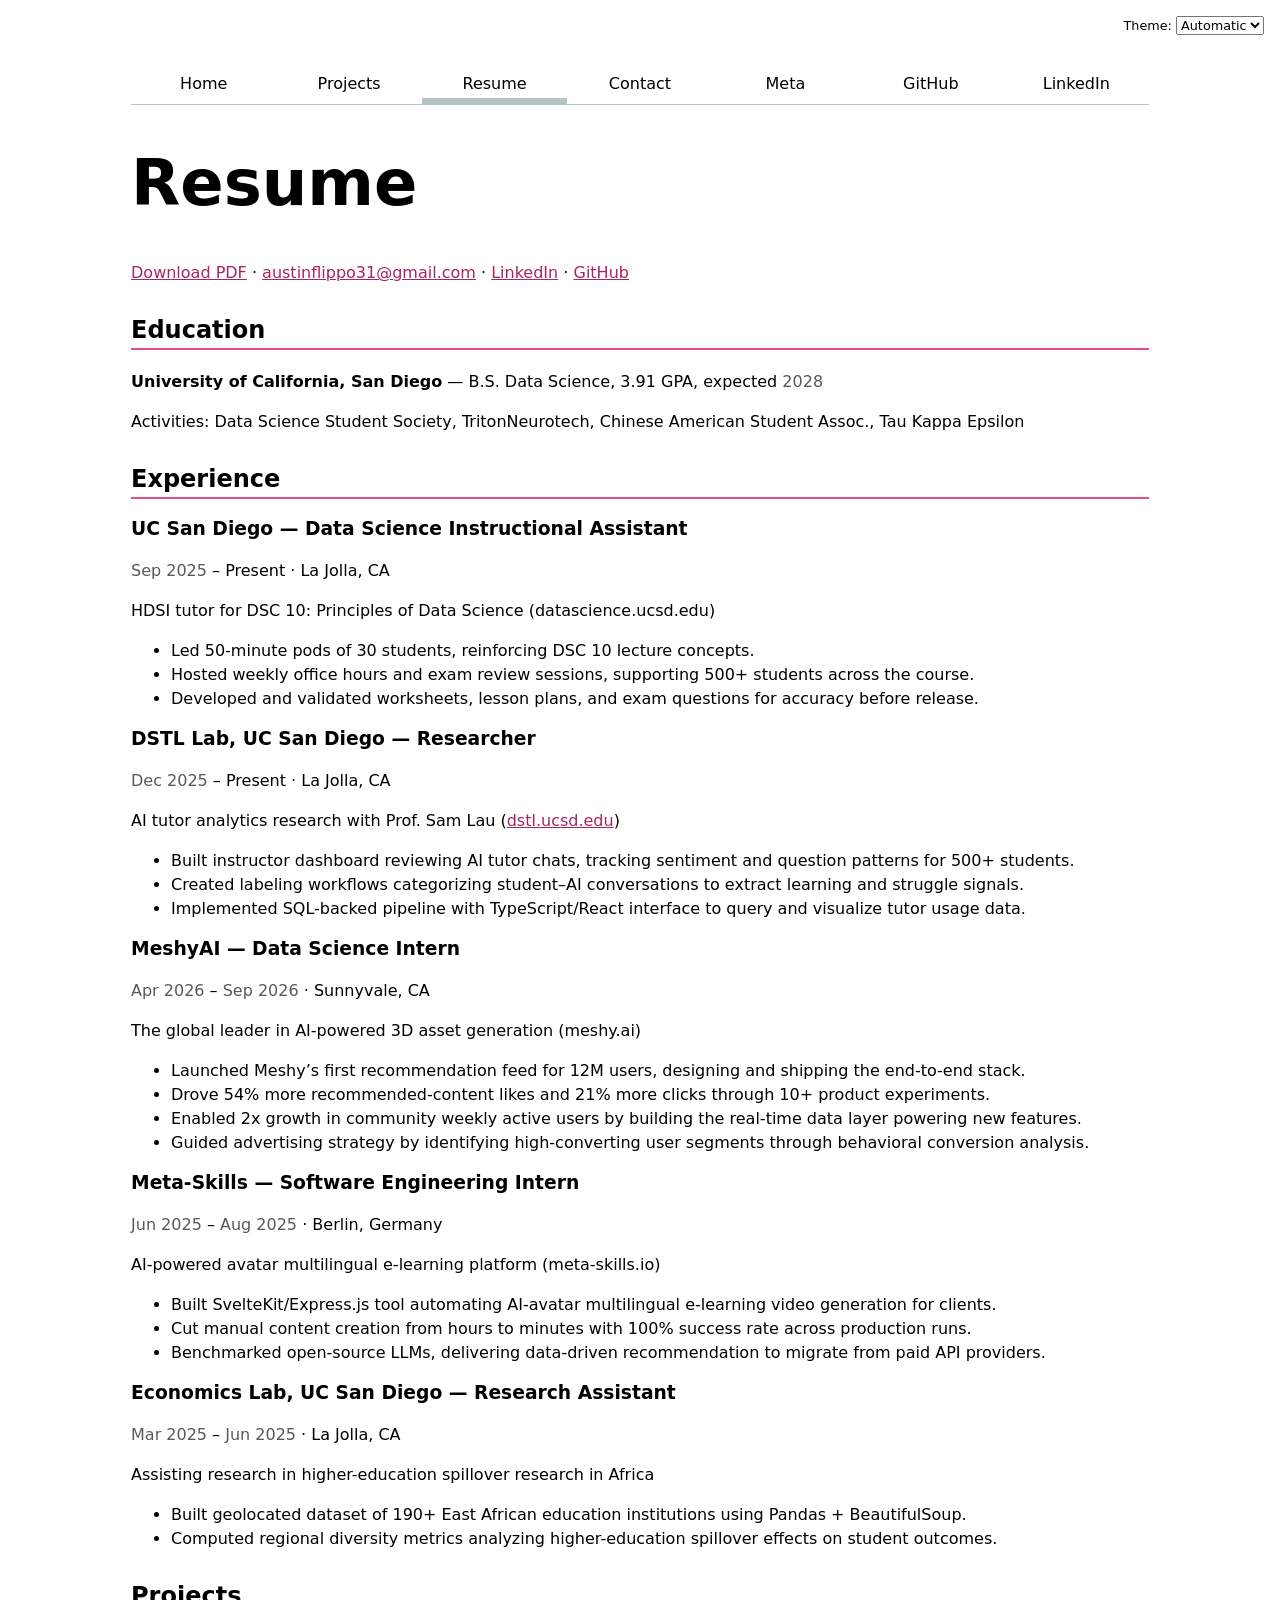
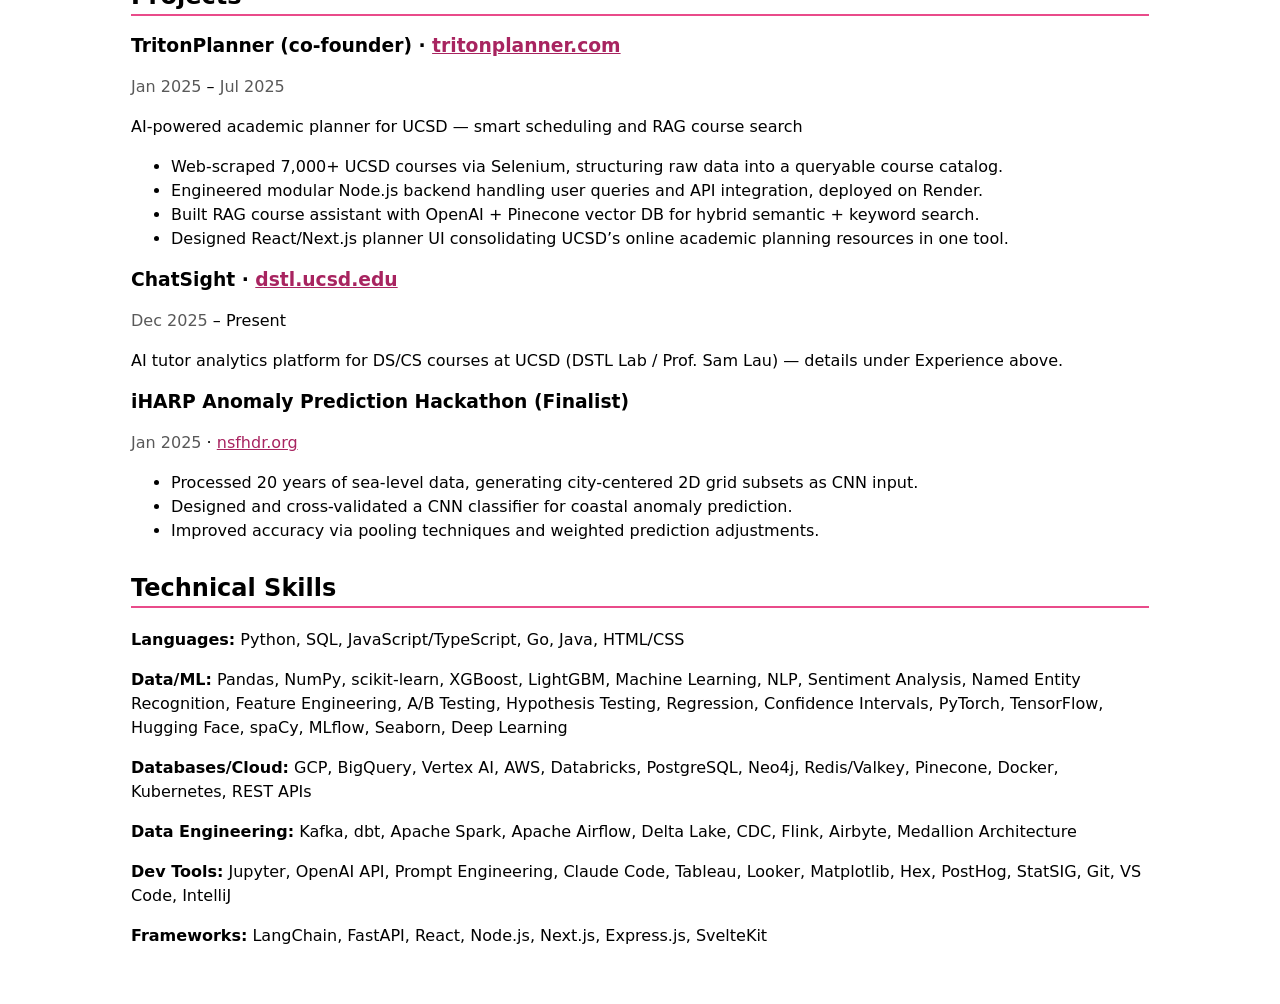
<file: resume/index.html>
<!DOCTYPE html>
<html lang="en">
<head>
  <meta charset="UTF-8">
  <meta name="viewport" content="width=device-width, initial-scale=1.0">
  <title>Austin Flippo: Resume</title>
  <!-- ../ goes up one folder, because this page lives in resume/ -->
  <link rel="stylesheet" href="../style.css">
  <script src="../global.js" type="module"></script>
</head>
<body>
  <noscript><p>Enable JavaScript for navigation, themes, and project listings. <a href="../index.html">Home</a> · <a href="../projects/index.html">Projects</a> · <a href="../contact/index.html">Contact</a></p></noscript>
  <h1>Resume</h1>

  <p>
    <a href="Resume_Flippo_Austin.pdf">Download PDF</a>
    ·
    <a href="mailto:austinflippo31@gmail.com">austinflippo31@gmail.com</a>
    ·
    <a href="https://www.linkedin.com/in/atmflippo" target="_blank">LinkedIn</a>
    ·
    <a href="https://github.com/AustinFlippo" target="_blank">GitHub</a>
  </p>

  <section>
    <h2>Education</h2>
    <p>
      <strong>University of California, San Diego</strong> — B.S. Data Science,
      3.91 GPA, expected <time datetime="2028-06">2028</time>
    </p>
    <p>
      Activities: Data Science Student Society, TritonNeurotech,
      Chinese American Student Assoc., Tau Kappa Epsilon
    </p>
  </section>

  <section>
    <h2>Experience</h2>

    <h3>UC San Diego — Data Science Instructional Assistant</h3>
    <p><time datetime="2025-09">Sep 2025</time> – Present · La Jolla, CA</p>
    <p>HDSI tutor for DSC 10: Principles of Data Science (datascience.ucsd.edu)</p>
    <ul>
      <li>Led 50-minute pods of 30 students, reinforcing DSC 10 lecture concepts.</li>
      <li>Hosted weekly office hours and exam review sessions, supporting 500+ students across the course.</li>
      <li>Developed and validated worksheets, lesson plans, and exam questions for accuracy before release.</li>
    </ul>

    <h3>DSTL Lab, UC San Diego — Researcher</h3>
    <p><time datetime="2025-12">Dec 2025</time> – Present · La Jolla, CA</p>
    <p>AI tutor analytics research with Prof. Sam Lau (<a href="https://dstl.ucsd.edu" target="_blank">dstl.ucsd.edu</a>)</p>
    <ul>
      <li>Built instructor dashboard reviewing AI tutor chats, tracking sentiment and question patterns for 500+ students.</li>
      <li>Created labeling workflows categorizing student–AI conversations to extract learning and struggle signals.</li>
      <li>Implemented SQL-backed pipeline with TypeScript/React interface to query and visualize tutor usage data.</li>
    </ul>

    <h3>MeshyAI — Data Science Intern</h3>
    <p><time datetime="2026-04">Apr 2026</time> – <time datetime="2026-09">Sep 2026</time> · Sunnyvale, CA</p>
    <p>The global leader in AI-powered 3D asset generation (meshy.ai)</p>
    <ul>
      <li>Launched Meshy’s first recommendation feed for 12M users, designing and shipping the end-to-end stack.</li>
      <li>Drove 54% more recommended-content likes and 21% more clicks through 10+ product experiments.</li>
      <li>Enabled 2x growth in community weekly active users by building the real-time data layer powering new features.</li>
      <li>Guided advertising strategy by identifying high-converting user segments through behavioral conversion analysis.</li>
    </ul>

    <h3>Meta-Skills — Software Engineering Intern</h3>
    <p><time datetime="2025-06">Jun 2025</time> – <time datetime="2025-08">Aug 2025</time> · Berlin, Germany</p>
    <p>AI-powered avatar multilingual e-learning platform (meta-skills.io)</p>
    <ul>
      <li>Built SvelteKit/Express.js tool automating AI-avatar multilingual e-learning video generation for clients.</li>
      <li>Cut manual content creation from hours to minutes with 100% success rate across production runs.</li>
      <li>Benchmarked open-source LLMs, delivering data-driven recommendation to migrate from paid API providers.</li>
    </ul>

    <h3>Economics Lab, UC San Diego — Research Assistant</h3>
    <p><time datetime="2025-03">Mar 2025</time> – <time datetime="2025-06">Jun 2025</time> · La Jolla, CA</p>
    <p>Assisting research in higher-education spillover research in Africa</p>
    <ul>
      <li>Built geolocated dataset of 190+ East African education institutions using Pandas + BeautifulSoup.</li>
      <li>Computed regional diversity metrics analyzing higher-education spillover effects on student outcomes.</li>
    </ul>
  </section>

  <section>
    <h2>Projects</h2>

    <h3>TritonPlanner (co-founder) · <a href="https://tritonplanner.com" target="_blank">tritonplanner.com</a></h3>
    <p><time datetime="2025-01">Jan 2025</time> – <time datetime="2025-07">Jul 2025</time></p>
    <p>AI-powered academic planner for UCSD — smart scheduling and RAG course search</p>
    <ul>
      <li>Web-scraped 7,000+ UCSD courses via Selenium, structuring raw data into a queryable course catalog.</li>
      <li>Engineered modular Node.js backend handling user queries and API integration, deployed on Render.</li>
      <li>Built RAG course assistant with OpenAI + Pinecone vector DB for hybrid semantic + keyword search.</li>
      <li>Designed React/Next.js planner UI consolidating UCSD’s online academic planning resources in one tool.</li>
    </ul>

    <h3>ChatSight · <a href="https://dstl.ucsd.edu" target="_blank">dstl.ucsd.edu</a></h3>
    <p><time datetime="2025-12">Dec 2025</time> – Present</p>
    <p>
      AI tutor analytics platform for DS/CS courses at UCSD (DSTL Lab /
      Prof. Sam Lau) — details under Experience above.
    </p>

    <h3>iHARP Anomaly Prediction Hackathon (Finalist)</h3>
    <p><time datetime="2025-01">Jan 2025</time> · <a href="https://nsfhdr.org/html/mlchallenge.html" target="_blank">nsfhdr.org</a></p>
    <ul>
      <li>Processed 20 years of sea-level data, generating city-centered 2D grid subsets as CNN input.</li>
      <li>Designed and cross-validated a CNN classifier for coastal anomaly prediction.</li>
      <li>Improved accuracy via pooling techniques and weighted prediction adjustments.</li>
    </ul>
  </section>

  <section>
    <h2>Technical Skills</h2>
    <p><strong>Languages:</strong> Python, SQL, JavaScript/TypeScript, Go, Java, HTML/CSS</p>
    <p><strong>Data/ML:</strong> Pandas, NumPy, scikit-learn, XGBoost, LightGBM, Machine Learning, NLP, Sentiment Analysis, Named Entity Recognition, Feature Engineering, A/B Testing, Hypothesis Testing, Regression, Confidence Intervals, PyTorch, TensorFlow, Hugging Face, spaCy, MLflow, Seaborn, Deep Learning</p>
    <p><strong>Databases/Cloud:</strong> GCP, BigQuery, Vertex AI, AWS, Databricks, PostgreSQL, Neo4j, Redis/Valkey, Pinecone, Docker, Kubernetes, REST APIs</p>
    <p><strong>Data Engineering:</strong> Kafka, dbt, Apache Spark, Apache Airflow, Delta Lake, CDC, Flink, Airbyte, Medallion Architecture</p>
    <p><strong>Dev Tools:</strong> Jupyter, OpenAI API, Prompt Engineering, Claude Code, Tableau, Looker, Matplotlib, Hex, PostHog, StatSIG, Git, VS Code, IntelliJ</p>
    <p><strong>Frameworks:</strong> LangChain, FastAPI, React, Node.js, Next.js, Express.js, SvelteKit</p>
  </section>
</body>
</html>
</file>
<file: style.css>
/* Shared styles for every page */

html {
  color-scheme: light dark;
  /* One accent for links, form controls, and hover states */
  --color-accent: oklch(65% 50% 0);
  accent-color: var(--color-accent);
}

body {
  /* Lab-required rule: readable system font at a comfortable line height */
  font: 100% / 1.5 system-ui;
  /* Cap line length, then center; padding keeps text off the viewport edge */
  max-width: 100ch;
  margin-inline: auto;
  padding: 1em;
  padding-top: 3.5em;
  background: Canvas;
  color: CanvasText;
}

a {
  color: light-dark(#a82460, #ff9dc8);
}

:focus-visible {
  outline: 2px solid var(--color-accent);
  outline-offset: 3px;
}

h1,
h2,
h3,
h4,
h5,
h6 {
  line-height: 1.1;
  text-wrap: balance;
}

h1 {
  font-size: clamp(2.5rem, 8vw, 4rem);
}

/* Navigation */
nav {
  --border-color: oklch(50% 10% 200 / 40%);
  display: flex;
  flex-wrap: wrap;
  margin-bottom: 1em;
  border-bottom: 1px solid var(--border-color);
}

nav a {
  flex: 1;
  text-decoration: none;
  color: inherit;
  text-align: center;
  padding: 0.5em;
}

nav a.current {
  border-bottom: 0.4em solid var(--border-color);
  padding-bottom: 0.1em;
}

nav a:hover {
  border-bottom: 0.4em solid var(--color-accent);
  padding-bottom: 0.1em;
  background-color: color-mix(in oklch, var(--color-accent), Canvas 85%);
}

.color-scheme {
  position: absolute;
  top: 1rem;
  right: 1rem;
  font-size: 80%;
}

/* Contact form */
input,
textarea,
button,
select {
  font: inherit;
}

input,
textarea {
  min-width: 0;
}

form {
  display: grid;
  grid-template-columns: auto 1fr;
  gap: 1em;
}

form label {
  display: grid;
  grid-template-columns: subgrid;
  grid-column: 1 / -1;
  align-items: center;
}

form button {
  grid-column: 1 / -1;
  justify-self: start;
}

/* Projects grid */
.projects {
  display: grid;
  grid-template-columns: repeat(auto-fill, minmax(min(15em, 100%), 1fr));
  gap: 1em;
}

.projects article {
  display: grid;
  grid-template-rows: subgrid;
  grid-row: span 3;
}

.projects h2 {
  margin: 0;
}

.projects h3 {
  margin: 0;
}

.projects img {
  width: 100%;
  height: 10rem;
  object-fit: contain;
  background: #f0f0f3;
  border-radius: 0.25rem;
}

.project-year {
  margin-block: 0.5em;
  color: light-dark(#595959, #bfbfbf);
  font-size: 0.9em;
}

/* Lab 5: project year chart and filters */
.project-summary {
  display: flex;
  align-items: center;
  gap: 2em;
  margin-block: 1.5em;
}

#projects-plot {
  flex: 0 0 12em;
  width: 12em;
  overflow: visible;
}

#projects-plot path {
  cursor: pointer;
  transition: opacity 200ms, fill 200ms;
  stroke: Canvas;
  stroke-width: 0.5;
}

#projects-plot:has(path:hover) path:not(:hover) {
  opacity: 0.5;
}

#projects-plot path.selected {
  fill: var(--color-accent);
}

.chart-empty {
  fill: CanvasText;
  font: 6px system-ui;
}

.legend {
  flex: 1;
  display: grid;
  grid-template-columns: repeat(auto-fit, minmax(8em, 1fr));
  gap: 0.75em;
  list-style: none;
  padding: 1em;
  margin: 0;
  border: 1px solid oklch(50% 10% 200 / 40%);
  border-radius: 0.25em;
}

.legend button {
  display: flex;
  align-items: center;
  gap: 0.5em;
  width: 100%;
  padding: 0.4em;
  border: 0;
  border-radius: 0.25em;
  background: transparent;
  color: inherit;
  cursor: pointer;
}

.legend .swatch {
  width: 1em;
  height: 1em;
  border-radius: 0.2em;
  background: var(--color);
}

.legend li.selected {
  --color: var(--color-accent) !important;
}

.legend button:hover,
.legend .selected button {
  background: color-mix(in oklch, var(--color-accent), Canvas 85%);
}

.project-filters {
  display: flex;
  gap: 0.75em;
}

.searchBar {
  flex: 1;
  min-width: 0;
  padding: 0.5em;
}

#profile-stats dl {
  display: grid;
  grid-template-columns: repeat(4, 1fr);
  gap: 1em;
  text-align: center;
}

#profile-stats dt {
  color: light-dark(#595959, #bfbfbf);
}

#profile-stats dd {
  margin: 0;
  font-size: 2em;
  font-weight: bold;
}

/* Resume */
section {
  margin-block: 2em;
}

section > h2 {
  border-bottom: 2px solid var(--color-accent);
  padding-bottom: 0.2em;
}

time {
  color: light-dark(#595959, #bfbfbf);
}

@media (max-width: 35rem) {
  .project-summary {
    flex-direction: column;
    align-items: stretch;
    gap: 1em;
  }

  #projects-plot {
    align-self: center;
  }

  nav a {
    flex-basis: 25%;
  }

  #profile-stats dl {
    grid-template-columns: repeat(2, 1fr);
  }

  form {
    grid-template-columns: 1fr;
  }
}

/* Lab 6: commit summary, scatterplot, and brush */
.meta-intro p {
  max-width: 64ch;
}

.meta-page .stats {
  display: grid;
  grid-template-columns: repeat(auto-fit, minmax(min(9rem, 100%), 1fr));
  gap: 0.75rem;
  margin: 0;
}

.meta-page .stats > div {
  padding: 0.75rem;
  border: 1px solid color-mix(in srgb, CanvasText 20%, transparent);
  border-radius: 0.4rem;
}

.meta-page dt {
  color: light-dark(#595959, #bfbfbf);
  font-size: 0.875rem;
}

.meta-page .stats dd {
  margin: 0.15rem 0 0;
  font-size: 1.15rem;
  font-weight: 650;
  font-variant-numeric: tabular-nums;
}

#chart svg {
  display: block;
  width: 100%;
  overflow: visible;
}

#chart .axis {
  font-size: 18px;
  pointer-events: none;
}

#chart .axis-label {
  fill: currentColor;
  font-size: 20px;
  text-anchor: middle;
  pointer-events: none;
}

#chart .gridlines {
  color: light-dark(#41698b, #8ab2d3);
  stroke-opacity: 0.23;
  pointer-events: none;
}

#chart .gridlines .domain {
  display: none;
}

#chart .gridlines .daytime {
  color: light-dark(#a36024, #deb283);
}

#chart .dots circle {
  fill: light-dark(steelblue, #80b9eb);
  fill-opacity: 0.7;
  cursor: pointer;
  transform-box: fill-box;
  transform-origin: center;
  r: var(--r);
  transition: cx 200ms, cy 200ms, r 200ms, transform 200ms, fill-opacity 200ms;
}

@starting-style {
  #chart .dots circle {
    r: 0;
  }
}

#chart .dots circle:is(:hover, :focus-visible) {
  transform: scale(1.5);
  fill-opacity: 1;
  stroke: CanvasText;
  stroke-width: 1.5px;
}

#chart .dots circle.selected {
  fill: #ff6b6b;
}

#chart .commit-brush .selection {
  fill: light-dark(#3769a0, #85bfff);
  fill-opacity: 0.13;
  stroke: light-dark(#3769a0, #85bfff);
  stroke-dasharray: 5 3;
}

.meta-page dl.info {
  display: grid;
  grid-template-columns: auto minmax(0, 1fr);
  align-items: baseline;
  gap: 0.25rem 0.75rem;
  margin: 0;
  font-size: 0.875rem;
  transition: opacity 180ms, visibility 180ms;
}

.meta-page dl.info dd {
  margin: 0;
  overflow-wrap: anywhere;
}

.meta-page .tooltip {
  position: fixed;
  z-index: 1;
  max-width: min(20rem, calc(100vw - 3rem));
  padding: 0.75rem 0.9rem;
  background: Canvas;
  border: 1px solid color-mix(in srgb, CanvasText 25%, transparent);
  border-radius: 0.5rem;
  box-shadow: 0 5px 18px #0003;
}

.meta-page .tooltip[hidden] {
  opacity: 0;
  visibility: hidden;
  pointer-events: none;
}

.meta-selection {
  display: flex;
  flex-wrap: wrap;
  align-items: center;
  gap: 0.75rem;
  margin-block: 0.75rem;
}

.meta-selection p {
  margin: 0;
  font-weight: 650;
}

@media (prefers-reduced-motion: reduce) {
  #chart .dots circle,
  .meta-page dl.info {
    transition: none;
  }
}

@media (max-width: 35rem) {
  #chart .axis,
  #chart .axis-label {
    font-size: 26px;
  }
}

/* Lab 8: scroll through commits, then compare one dot per surviving line. */
body.meta-page {
  max-width: 75rem;
}

#scrolly-1 {
  display: grid;
  grid-template-columns: minmax(0, 1fr) minmax(0, 2fr);
  align-items: start;
  gap: 2rem;
}

#scatter-plot {
  position: sticky;
  top: 1rem;
  height: fit-content;
  padding: 1rem;
  background: Canvas;
  border: 1px solid color-mix(in srgb, CanvasText 20%, transparent);
  border-radius: 0.5rem;
}

#scatter-story .step {
  box-sizing: border-box;
  min-height: 65vh;
  padding: 1rem;
  border-left: 3px solid transparent;
}

#scatter-story .step.is-active {
  border-color: var(--color-accent);
  background: color-mix(in oklch, var(--color-accent), Canvas 94%);
}

.commit-filter {
  display: flex;
  flex-wrap: wrap;
  align-items: center;
  gap: 0.5rem;
}

.commit-filter input {
  flex: 1;
  min-width: 6rem;
}

.commit-filter time {
  flex-basis: 100%;
  font-variant-numeric: tabular-nums;
}

#chart-description,
#visible-count,
#scatter-plot .meta-selection,
#scatter-plot .stats dd {
  font-size: 0.875rem;
}

#file-legend {
  display: flex;
  flex-wrap: wrap;
  gap: 1.5rem;
  padding: 0;
  list-style: none;
}

#file-legend li {
  display: flex;
  align-items: center;
  gap: 0.5rem;
}

#file-legend .swatch,
#files .loc {
  width: 0.5rem;
  height: 0.5rem;
  border-radius: 50%;
  flex: 0 0 0.5rem;
}

#files {
  display: grid;
  grid-template-columns: minmax(0, 1fr) minmax(0, 3fr);
  gap: 1rem;
}

#files > .file {
  display: grid;
  grid-template-columns: subgrid;
  grid-column: 1 / -1;
}

#files dt {
  overflow-wrap: anywhere;
  color: inherit;
  font-size: 1rem;
}

#files small {
  display: block;
  color: light-dark(#595959, #bfbfbf);
  font-size: 0.875rem;
}

#files dd {
  display: flex;
  flex-wrap: wrap;
  align-content: start;
  gap: 0.15rem;
  margin: 0;
  padding-top: 0.5rem;
}

#files .loc {
  background: var(--color);
}

@media (max-width: 50rem) {
  #scrolly-1 {
    grid-template-columns: 1fr;
    gap: 1rem;
  }

  #scatter-plot {
    grid-row: 1;
    top: 0;
    z-index: 1;
    padding: 0.5rem;
  }

  #chart svg {
    max-height: 32vh;
  }

  #scatter-story .step {
    min-height: 80vh;
  }

  #files {
    grid-template-columns: minmax(0, 1fr) minmax(0, 2fr);
  }
}
</file>
<file: project2/project.css>
@charset "UTF-8";

:root {
  color-scheme: light;
  --paper: #f5f3ed;
  --ink: #292d28;
  --muted: #666b62;
  --rule: #d0d1c6;
  --green: #46694f;
  --rust: #a34028;
  --serif: Georgia, "Times New Roman", serif;
  --sans: Arial, Helvetica, sans-serif;
  --mono: "SFMono-Regular", Consolas, "Liberation Mono", monospace;
  scroll-padding-top: 24px;
}

* { box-sizing: border-box; }
body { margin: 0; background: var(--paper); color: var(--ink); font: 16px/1.65 var(--sans); -webkit-font-smoothing: antialiased; }
h1, h2, h3, p, figure { margin: 0; }
a { color: inherit; text-underline-offset: 4px; text-decoration-thickness: 1px; }
a:hover { color: var(--rust); }
a:focus-visible, summary:focus-visible, input:focus-visible, [tabindex]:focus-visible { outline: 3px solid var(--rust); outline-offset: 5px; }
img { display: block; max-width: 100%; height: auto; }
input { font: inherit; }
.page-width { width: min(960px, calc(100% - 64px)); margin-inline: auto; }
.site-header { display: flex; justify-content: space-between; align-items: center; gap: 20px; padding-block: 23px; border-bottom: 1px solid var(--rule); font-size: 12px; }
.home-link { text-decoration: none; font-weight: 700; }
.home-link span { color: var(--muted); font-weight: 400; }
nav { display: flex; gap: 24px; font-size: 11px; }
nav a { text-decoration: none; }
.introduction { padding: 58px 0 54px; max-width: 820px; }
.eyebrow { font: 11px/1.6 var(--sans); color: var(--muted); }
.section-label, .report-section-label { font: 12px/1.6 var(--sans); color: var(--muted); }
.folio { display: block; text-align: right; font: 13px/1 var(--serif); color: var(--muted); margin-top: 22px; }
h1 { font: normal clamp(38px, 5.3vw, 62px)/1.12 var(--serif); letter-spacing: -.045em; margin: 17px 0 28px; }
.proposition { max-width: 750px; font: 21px/1.5 var(--serif); }
.proposition > span { display: block; font: 10px/1.5 var(--mono); letter-spacing: .04em; text-transform: uppercase; color: var(--muted); margin-bottom: 8px; }
.fiction-note { font-size: 11px; color: var(--muted); margin-top: 18px; }
.group-credits { display: flex; flex-wrap: wrap; gap: 9px 24px; margin-bottom: 28px; font-size: 12px; color: var(--muted); }
.group-credits span { display: flex; flex-wrap: wrap; gap: 4px 9px; }
.section-label { margin-bottom: 12px; }
.against-label { margin-top: 48px; }
.publication { padding: 32px 46px 23px; scroll-margin-top: 24px; }
.bulletin { background: #fffef9; border: 1px solid #daddd1; color: #2c402f; }
.publisher-header { display: flex; align-items: baseline; justify-content: space-between; gap: 18px; padding-bottom: 14px; border-bottom: 1px solid #b9c5b2; }
.publisher-name { font: 18px/1.3 var(--serif); }
.publication-scope { font: 9px/1.5 var(--mono); color: #66765f; white-space: nowrap; }
.publication h2 { font: normal clamp(29px, 3.3vw, 38px)/1.19 var(--serif); letter-spacing: -.025em; margin: 28px 0 30px; }
.share-comparison { display: grid; grid-template-columns: 230px 230px; justify-content: center; gap: 78px; }
.year-field h3 { font: 11px/1.5 var(--mono); font-weight: 400; }
.share-value { font: 42px/1.15 var(--serif); font-variant-numeric: tabular-nums; letter-spacing: -.045em; margin: 3px 0 16px; }
.share-value > span { font-size: 24px; }
.year-field img { width: 230px; }
figcaption { font-size: 10px; line-height: 1.7; color: #64705d; max-width: 620px; margin-top: 20px; }
.bulletin figcaption { margin-inline: auto; max-width: 538px; }
.publication-source { border-top: 1px solid #d8dece; padding-top: 12px; margin-top: 26px; font-size: 9px; line-height: 1.7; color: #68735f; }
.ledger { background: #f1e8d8; border: 1px solid #d8cdb9; color: #322b21; }
.ledger .publisher-header { border-bottom: 2px solid #75664f; }
.ledger .publisher-name { font: bold 29px/1.1 "Times New Roman", Georgia, serif; letter-spacing: -.04em; }
.ledger .publication-scope { color: #74624b; }
.ledger h2 { font: bold clamp(31px, 3.7vw, 43px)/1.12 "Times New Roman", Georgia, serif; letter-spacing: -.035em; margin: 30px 0; }
.ledger-figure { max-width: 720px; margin-inline: auto; padding-block: 5px; }
.figure-unit { font-size: 11px; color: #76634c; margin-bottom: 26px; }
.ledger-components { display: grid; grid-template-columns: minmax(0, 1fr) auto; gap: 25px; align-items: end; }
.account-label { font: 10px/1.6 var(--mono); color: #75634e; }
.account-number { font: 37px/1.2 var(--mono); letter-spacing: -.065em; font-variant-numeric: tabular-nums; margin-top: 5px; }
.increase { color: var(--rust); text-align: right; }
.increase .account-label { color: var(--rust); }
.ledger-strip { width: 100%; margin-top: 15px; }
.ledger-total { display: flex; align-items: baseline; justify-content: space-between; gap: 20px; padding: 18px 0 3px; }
.total-number { font: 42px/1.2 var(--mono); letter-spacing: -.065em; font-variant-numeric: tabular-nums; }
.total-number span { font: 11px var(--sans); letter-spacing: 0; margin-left: 4px; }
.ledger figcaption { color: #77634b; margin-top: 16px; max-width: 590px; }
.ledger .publication-source { border-color: #cdbfa8; color: #77644c; }
.timeline-chart { --year-width: 45px; --value-width: 58px; --chart-gap: 14px; margin-top: 18px; }
.timeline-row { display: grid; grid-template-columns: var(--year-width) minmax(0,1fr) var(--value-width); gap: var(--chart-gap); align-items: center; margin-top: 22px; }
.timeline-year { font: 12px/1.5 var(--mono); }
.timeline-value { text-align: right; font: 16px/1.4 var(--serif); font-variant-numeric: tabular-nums; }
.timeline-track { height: 25px; display: flex; }
.share-chart .timeline-track { background: #edece3; }
.share-bar { display: block; height: 100%; background: var(--green); }
.timeline-axis { display: flex; justify-content: space-between; margin-left: calc(var(--year-width) + var(--chart-gap)); margin-right: calc(var(--value-width) + var(--chart-gap)); font: 10px/1.5 var(--sans); color: var(--muted); border-bottom: 1px solid var(--rule); padding-bottom: 7px; }
.count-base { background: #867563; }
.count-increase { background: var(--rust); }
.count-base, .count-increase { display: block; height: 100%; }
.timeline-key { display: flex; flex-wrap: wrap; gap: 10px 24px; font-size: 11px; color: #76634c; }
.timeline-key span { display: flex; align-items: center; gap: 7px; }
.timeline-key i { display: inline-block; width: 13px; height: 9px; }
.base-key { background: #867563; }
.increase-key { background: var(--rust); }
.bulletin .primary-figure { max-width: 720px; margin-inline: auto; }
.bulletin .figure-unit { color: #64705d; margin-bottom: 18px; }
.bulletin figcaption { max-width: 720px; }
.report-section { padding: 48px 0; border-bottom: 1px solid var(--rule); }
.design-notes { margin-top: 12px; }
.report-section-label { margin-bottom: 15px; }
.report-section h2 { font: normal 30px/1.2 var(--serif); letter-spacing: -.025em; }
.section-deck { font-size: 14px; color: var(--muted); max-width: 740px; margin-top: 17px; }
.score-key { font-size: 11px; color: var(--muted); margin: 23px 0; }
summary { cursor: pointer; list-style: none; }
summary::-webkit-details-marker { display: none; }
.rationale, .method-details, .country-records { border-top: 1px solid var(--rule); }
.rationale:last-child, .country-records { border-bottom: 1px solid var(--rule); }
summary { display: flex; align-items: baseline; justify-content: space-between; gap: 18px; padding: 17px 0; font-size: 13px; }
.summary-note { margin-left: auto; font: 10px var(--mono); color: var(--muted); }
.expand-icon { font-size: 18px; line-height: 1; }
.rationale[open] .expand-icon { transform: rotate(45deg); }
.rationale-content { padding: 0 0 25px; }
.rationale-heading { display: flex; align-items: baseline; justify-content: space-between; gap: 18px; padding: 22px 0 15px; }
.rationale-heading h3 { font: 20px/1.4 var(--serif); }
.method-details > h3 { padding-top: 22px; font: 18px/1.4 var(--serif); }
.publisher-context { font-size: 12px; color: var(--muted); max-width: 690px; }
.decision-list { list-style: none; padding: 0; margin: 25px 0 0; display: grid; gap: 23px; }
.decision-list li { display: flex; gap: 22px; max-width: 820px; }
.score { flex: 0 0 46px; align-self: flex-start; font: 17px var(--mono); border-top: 1px solid; padding-top: 7px; }
.negative { color: var(--rust); }
.positive { color: var(--green); }
.decision-list h3 { font: 17px/1.4 var(--serif); margin-bottom: 6px; }
.decision-list p { font-size: 13px; line-height: 1.8; color: var(--muted); }
.table-wrap { overflow-x: auto; }
table { width: 100%; border-collapse: collapse; text-align: right; font-size: 12px; font-variant-numeric: tabular-nums; }
.comparison-table { margin-top: 27px; }
th, td { padding: 13px 14px; border-bottom: 1px solid #d6d7cc; }
th:first-child, td:first-child { text-align: left; padding-left: 0; }
td:last-child, th:last-child { padding-right: 0; }
thead th { font: 10px var(--mono); text-transform: uppercase; color: var(--muted); border-top: 1px solid #aeb7a3; }
tbody th { font-weight: 400; }
.both-finding { font-size: 13px; line-height: 1.85; color: var(--muted); margin: 22px 0 27px; max-width: 740px; }
.both-finding strong { color: var(--ink); }
.details-copy { padding: 0 0 20px; max-width: 760px; }
.details-copy p { font-size: 13px; line-height: 1.85; color: var(--muted); margin-top: 13px; }
code { font: 11px var(--mono); }
.details-copy .formula { font-size: 12px; color: var(--ink); line-height: 2; }
.records-content { padding-bottom: 20px; }
.records-toolbar { display: flex; align-items: flex-end; justify-content: space-between; gap: 20px; padding: 10px 0 15px; font-size: 12px; }
.records-toolbar label { display: flex; flex-direction: column; gap: 6px; }
.records-toolbar input { width: 250px; max-width: 100%; padding: 8px 10px; border: 1px solid #abb29f; border-radius: 0; background: #fffef9; color: var(--ink); font-size: 13px; }
.table-note { font-size: 11px; color: var(--muted); padding-block: 10px; }
.country-table { white-space: nowrap; }
.country-table tbody tr:hover { background: #e9eadf; }
.reflection-copy { max-width: 760px; }
.reflection-copy p { font-size: 14px; color: var(--muted); line-height: 1.9; margin-top: 20px; }
.report-footer { display: grid; grid-template-columns: 1fr 1.4fr auto; gap: 25px; padding: 32px 0 45px; font-size: 11px; color: var(--muted); }
address { display: grid; gap: 10px; font-style: normal; }
address span { display: flex; gap: 12px; }
address strong { min-width: 90px; font-weight: 400; color: var(--ink); }
.back-top { text-decoration: none; }
.skip-link { position: absolute; top: -100px; left: 10px; background: white; padding: 10px; z-index: 10; }
.skip-link:focus { top: 10px; }
.visually-hidden { position: absolute !important; width: 1px; height: 1px; padding: 0; overflow: hidden; clip: rect(0,0,0,0); white-space: nowrap; border: 0; }

@media (max-width: 750px) {
  .page-width { width: calc(100% - 40px); }
  .publication { padding: 26px 28px 20px; }
  .share-comparison { grid-template-columns: minmax(0,230px) minmax(0,230px); gap: 36px; }
  .ledger .publisher-name { font-size: 25px; }
  .report-footer { grid-template-columns: 1fr 1.5fr; }
  .back-top { grid-column: 1 / -1; }
}

@media (max-width: 500px) {
  .timeline-chart { --year-width: 35px; --value-width: 46px; --chart-gap: 8px; }
  .timeline-year { font-size: 10px; }
  .timeline-value { font-size: 14px; }
  .timeline-track { height: 21px; }
  .timeline-axis { font-size: 9px; }
  .timeline-key { font-size: 10px; gap: 9px 14px; }
  .page-width { width: calc(100% - 32px); }
  .site-header { padding-block: 19px; align-items: flex-start; }
  .home-link { font-size: 11px; }
  .home-link span { display: block; font-size: 10px; }
  nav { gap: 14px; font-size: 10px; }
  .introduction { padding: 38px 0; }
  h1 { font-size: 43px; max-width: 320px; margin-bottom: 23px; }
  .proposition { font-size: 19px; }
  .fiction-note { font-size: 10px; }
  .section-label { font-size: 9px; }
  .publication { padding: 22px 19px 18px; }
  .publisher-header { display: block; padding-bottom: 12px; }
  .publisher-name { font-size: 17px; }
  .publication-scope { font-size: 8px; margin-top: 6px; }
  .publication h2 { font-size: 29px; margin: 23px 0 25px; }
  .desktop-break { display: none; }
  .share-comparison { gap: 26px; }
  .year-field h3 { font-size: 10px; }
  .share-value { font-size: 35px; margin-bottom: 12px; }
  .share-value > span { font-size: 20px; }
  figcaption, .publication-source { font-size: 9px; }
  .bulletin figcaption { margin-top: 15px; }
  .publication-source { margin-top: 20px; padding-top: 11px; }
  .against-label { margin-top: 34px; }
  .ledger .publisher-name { font-size: 26px; }
  .ledger h2 { font-size: 33px; }
  .figure-unit { font-size: 10px; margin-bottom: 22px; }
  .account-number { font-size: 31px; }
  .account-label { font-size: 9px; }
  .ledger-strip { margin-top: 13px; }
  .ledger-total { padding-top: 16px; }
  .total-number { font-size: 34px; }
  .total-number span { display: block; font-size: 10px; text-align: right; margin-top: 2px; }
  .report-section { padding: 36px 0; }
  .report-section-label { font-size: 9px; }
  .report-section h2 { font-size: 28px; }
  .section-deck { font-size: 13px; }
  .score-key { font-size: 10px; }
  summary { font-size: 12px; gap: 12px; }
  .summary-note { font-size: 9px; }
  .decision-list li { gap: 16px; }
  .score { flex-basis: 36px; font-size: 15px; }
  .decision-list h3 { font-size: 16px; }
  .decision-list p, .details-copy p { font-size: 12px; }
  .details-copy .formula { font-size: 11px; }
  .comparison-table { font-size: 10px; }
  th, td { padding: 11px 8px; }
  thead th { font-size: 8px; }
  .both-finding { font-size: 12px; }
  .records-toolbar { align-items: flex-start; flex-direction: column; }
  .country-table { font-size: 11px; }
  .country-table thead th { font-size: 9px; }
  .reflection-copy p { font-size: 13px; }
  .report-footer { grid-template-columns: 1fr; }
}

@media (max-width: 350px) {
  nav { gap: 10px; font-size: 9px; }
  .publication { padding-inline: 16px; }
  .share-comparison { gap: 20px; }
  .share-value { font-size: 31px; }
  .account-number { font-size: 28px; }
  .total-number { font-size: 30px; }
  .ledger h2 { font-size: 30px; }
  .summary-note { display: none; }
}

@media print {
  @page { margin: 15mm; }
  body { background: white; font-size: 11pt; }
  .page-width { width: 100%; }
  .site-header, .back-top, .records-toolbar { display: none; }
  .introduction { padding: 10px 0 25px; }
  h1 { font-size: 38px; }
  .proposition { font-size: 16px; }
  .publication { break-inside: avoid; padding: 22px; }
  .publication h2 { font-size: 28px; margin-block: 20px; }
  .share-comparison { grid-template-columns: 185px 185px; gap: 60px; }
  .year-field img { width: 185px; }
  .report-section { padding-block: 25px; }
  .decision-list p, .details-copy p, .reflection-copy p { font-size: 9pt; }
  .decision-list { gap: 13px; }
  summary { break-after: avoid; }
  .publication, img { print-color-adjust: exact; -webkit-print-color-adjust: exact; }
}
</file>
